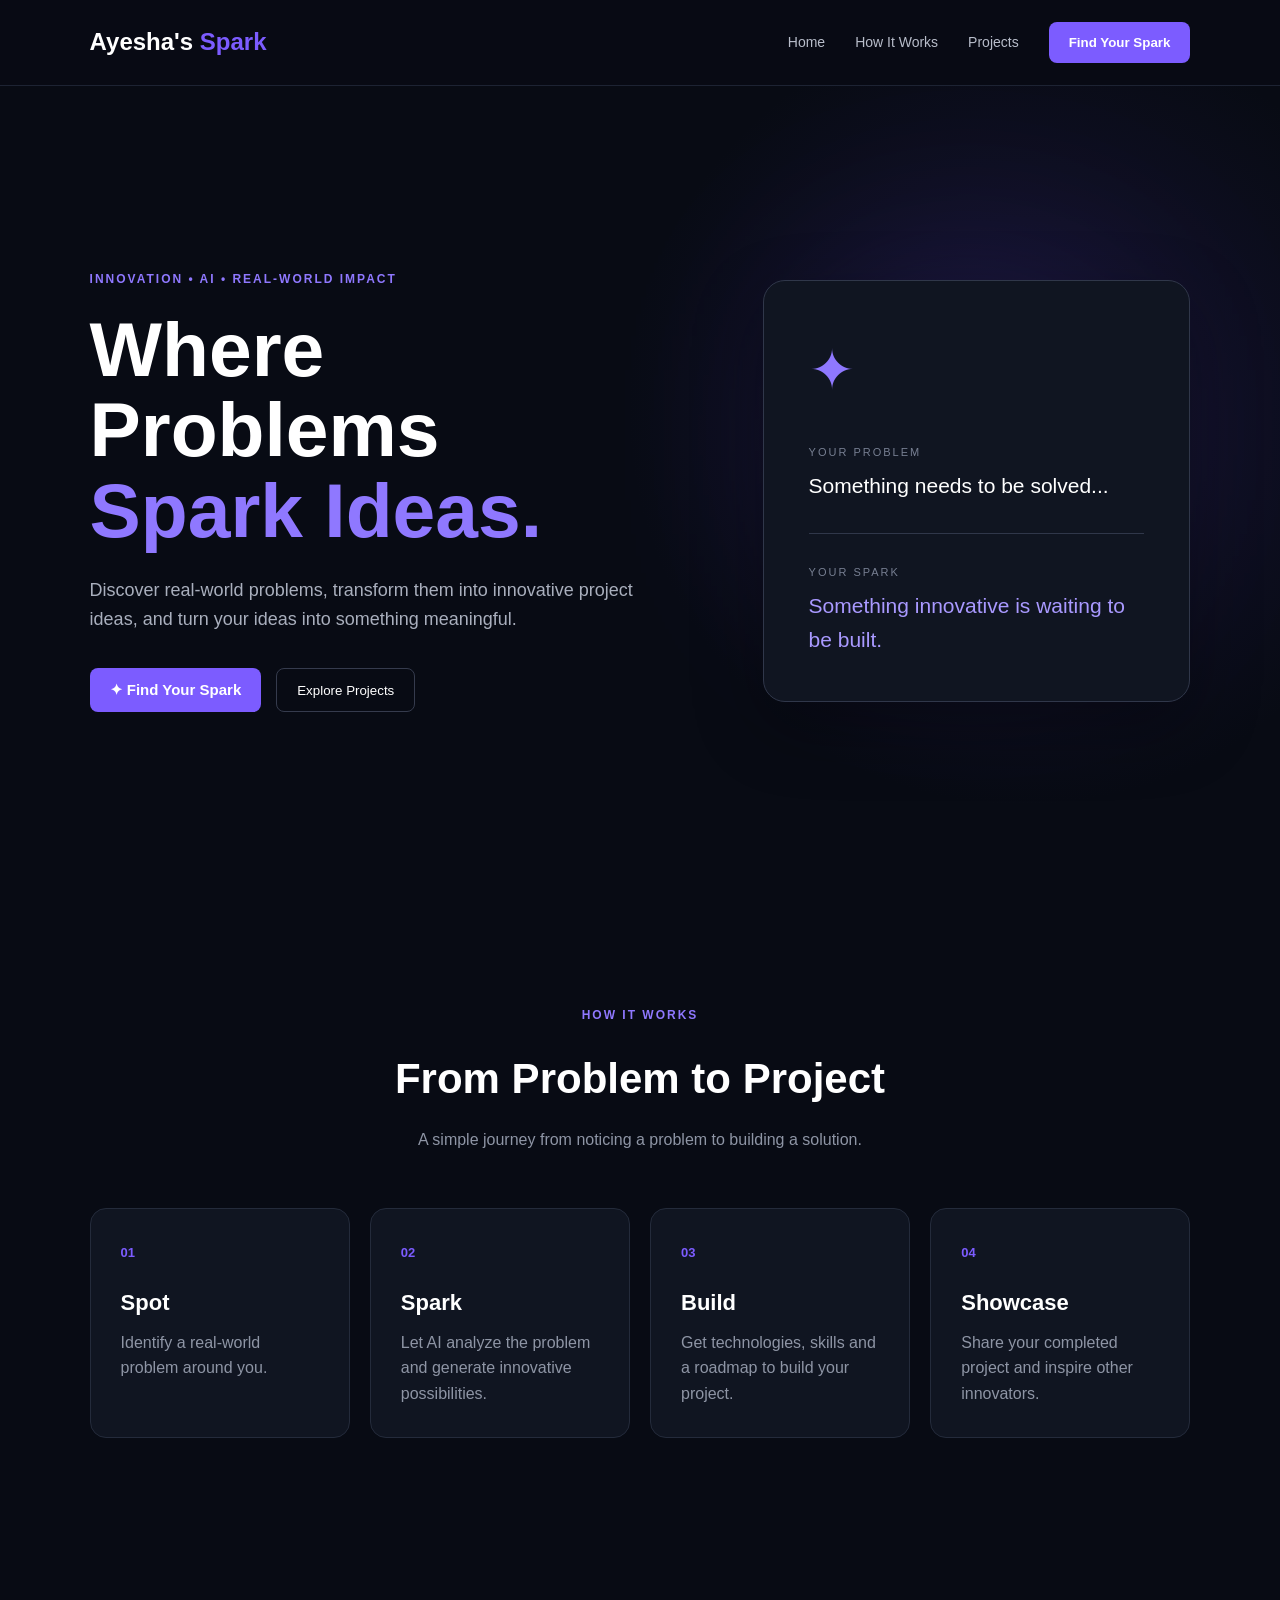
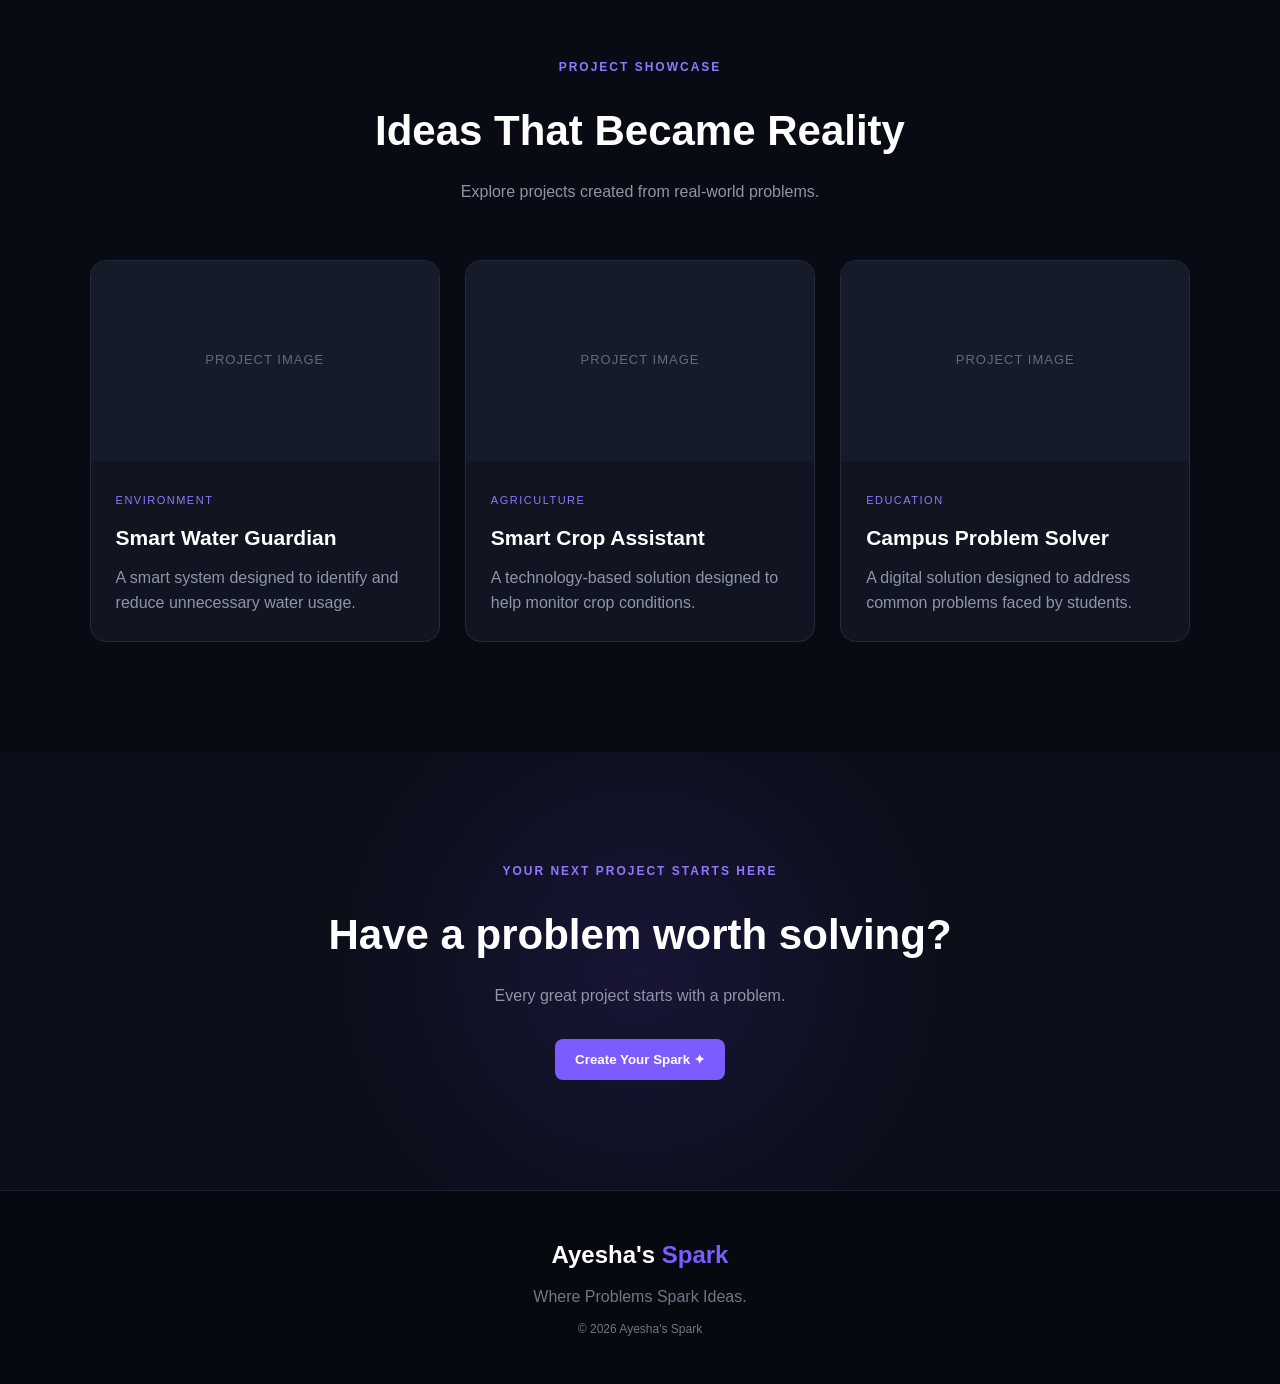
<file: index.html>
<!DOCTYPE html>
<html lang="en">
<head>
    <meta charset="UTF-8">
    <meta name="viewport" content="width=device-width, initial-scale=1.0">

    <title>Ayesha's Spark</title>

    <link rel="stylesheet" href="style.css">
</head>

<body>

    <!-- Navigation Bar -->
    <nav class="navbar">

        <div class="logo">
            Ayesha's <span>Spark</span>
        </div>

        <div class="nav-links">
            <a href="#home">Home</a>
            <a href="#how">How It Works</a>
            <a href="#projects">Projects</a>

            <button onclick="findSpark()">
                Find Your Spark
            </button>
        </div>

    </nav>


    <!-- Hero Section -->
    <section class="hero" id="home">

        <div class="hero-content">

            <p class="tagline">
                INNOVATION • AI • REAL-WORLD IMPACT
            </p>

            <h1>
                Where Problems
                <span>Spark Ideas.</span>
            </h1>

            <p class="hero-description">
                Discover real-world problems, transform them into
                innovative project ideas, and turn your ideas into
                something meaningful.
            </p>

            <div class="hero-buttons">

                <button class="primary-btn" onclick="findSpark()">
                    ✦ Find Your Spark
                </button>

                <button class="secondary-btn" onclick="showProjects()">
                    Explore Projects
                </button>

            </div>

        </div>


        <!-- Right Side Visual -->
        <div class="hero-visual">

            <div class="glow"></div>

            <div class="spark-card">

                <div class="spark-symbol">
                    ✦
                </div>

                <p class="card-label">
                    YOUR PROBLEM
                </p>

                <h3>
                    Something needs to be solved...
                </h3>

                <div class="line"></div>

                <p class="card-label">
                    YOUR SPARK
                </p>

                <h3 class="solution">
                    Something innovative
                    is waiting to be built.
                </h3>

            </div>

        </div>

    </section>


    <!-- How It Works -->
    <section class="how" id="how">

        <p class="section-label">
            HOW IT WORKS
        </p>

        <h2>
            From Problem to Project
        </h2>

        <p class="section-text">
            A simple journey from noticing a problem
            to building a solution.
        </p>


        <div class="steps">

            <div class="step-card">

                <span>01</span>

                <h3>Spot</h3>

                <p>
                    Identify a real-world problem around you.
                </p>

            </div>


            <div class="step-card">

                <span>02</span>

                <h3>Spark</h3>

                <p>
                    Let AI analyze the problem and generate
                    innovative possibilities.
                </p>

            </div>


            <div class="step-card">

                <span>03</span>

                <h3>Build</h3>

                <p>
                    Get technologies, skills and a roadmap
                    to build your project.
                </p>

            </div>


            <div class="step-card">

                <span>04</span>

                <h3>Showcase</h3>

                <p>
                    Share your completed project and inspire
                    other innovators.
                </p>

            </div>

        </div>

    </section>


    <!-- Projects -->
    <section class="projects" id="projects">

        <p class="section-label">
            PROJECT SHOWCASE
        </p>

        <h2>
            Ideas That Became Reality
        </h2>

        <p class="section-text">
            Explore projects created from real-world problems.
        </p>


        <div class="project-grid">

            <div class="project-card">

                <div class="project-image">
                    PROJECT IMAGE
                </div>

                <div class="project-info">

                    <small>
                        ENVIRONMENT
                    </small>

                    <h3>
                        Smart Water Guardian
                    </h3>

                    <p>
                        A smart system designed to identify
                        and reduce unnecessary water usage.
                    </p>

                </div>

            </div>


            <div class="project-card">

                <div class="project-image">
                    PROJECT IMAGE
                </div>

                <div class="project-info">

                    <small>
                        AGRICULTURE
                    </small>

                    <h3>
                        Smart Crop Assistant
                    </h3>

                    <p>
                        A technology-based solution designed
                        to help monitor crop conditions.
                    </p>

                </div>

            </div>


            <div class="project-card">

                <div class="project-image">
                    PROJECT IMAGE
                </div>

                <div class="project-info">

                    <small>
                        EDUCATION
                    </small>

                    <h3>
                        Campus Problem Solver
                    </h3>

                    <p>
                        A digital solution designed to address
                        common problems faced by students.
                    </p>

                </div>

            </div>

        </div>

    </section>


    <!-- Final CTA -->
    <section class="cta">

        <p class="section-label">
            YOUR NEXT PROJECT STARTS HERE
        </p>

        <h2>
            Have a problem worth solving?
        </h2>

        <p>
            Every great project starts with a problem.
        </p>

        <button onclick="findSpark()">
            Create Your Spark ✦
        </button>

    </section>


    <!-- Footer -->
    <footer>

        <div class="logo">
            Ayesha's <span>Spark</span>
        </div>

        <p>
            Where Problems Spark Ideas.
        </p>

        <p class="copyright">
            © 2026 Ayesha's Spark
        </p>

    </footer>


    <script src="script.js"></script>

</body>
</html>
</file>
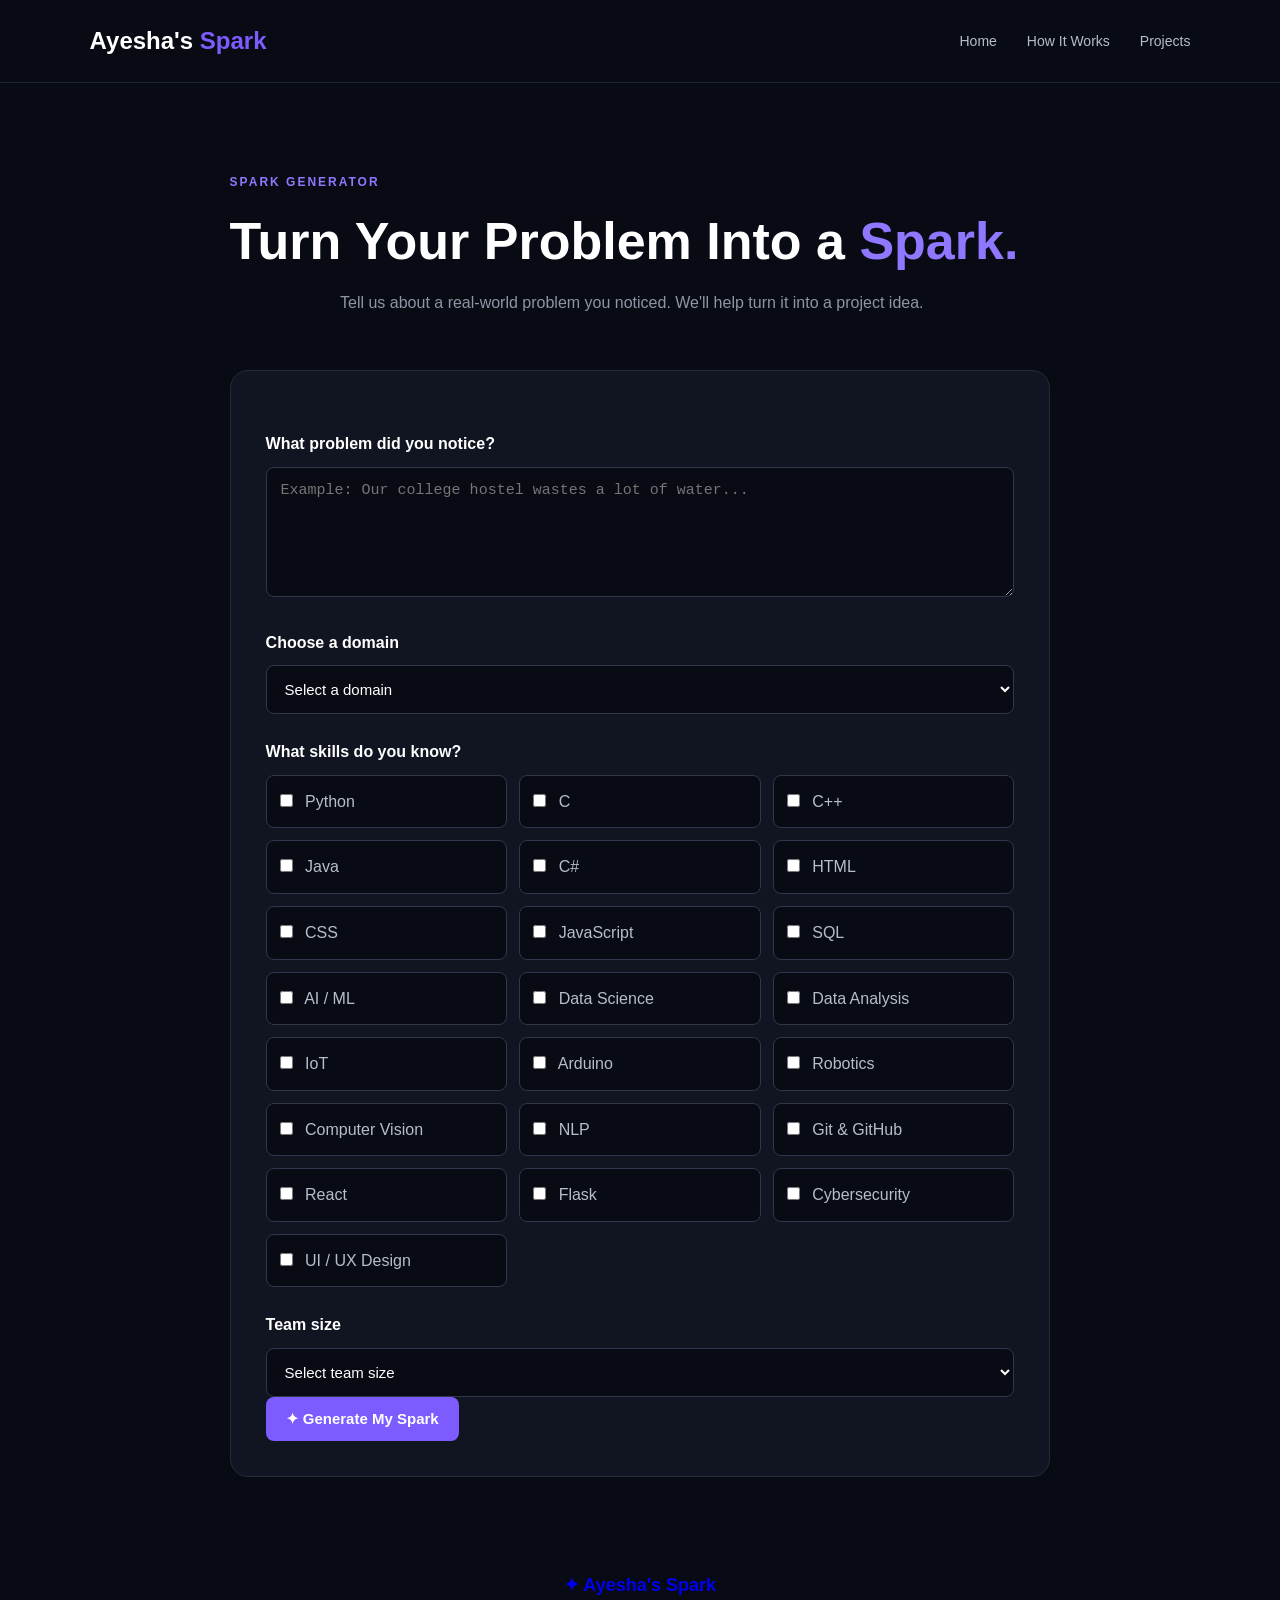
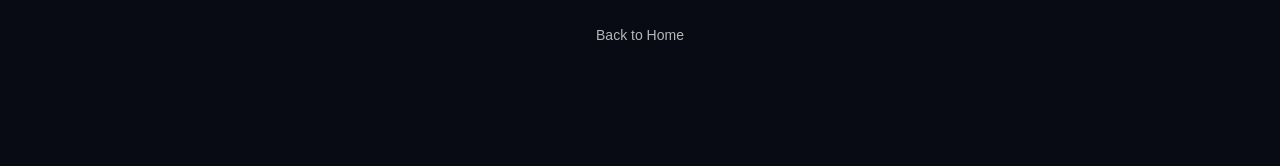
<file: spark.html>
<!DOCTYPE html>
<html lang="en">

<head>
    <meta charset="UTF-8">
    <meta name="viewport" content="width=device-width, initial-scale=1.0">

    <title>Find Your Spark | Ayesha's Spark</title>

    <link rel="stylesheet" href="style.css">
</head>

<body>

    <!-- Navigation -->
    <nav class="navbar">

        <div class="logo">
            Ayesha's <span>Spark</span>
        </div>

        <div class="nav-links">
            <a href="index.html">Home</a>
            <a href="index.html#how">How It Works</a>
            <a href="index.html#projects">Projects</a>
        </div>

    </nav>


    <!-- Spark Generator -->
    <section class="spark-generator">

        <p class="section-label">
            SPARK GENERATOR
        </p>

        <h1>
            Turn Your Problem Into a
            <span>Spark.</span>
        </h1>

        <p class="section-text">
            Tell us about a real-world problem you noticed.
            We'll help turn it into a project idea.
        </p>


        <div class="spark-form">

            <label>
                What problem did you notice?
            </label>

            <textarea
                id="problem"
                placeholder="Example: Our college hostel wastes a lot of water..."
            ></textarea>


            <label>
                Choose a domain
            </label>

            <select id="domain">

                <option value="">Select a domain</option>
                <option>Agriculture</option>
                <option>Healthcare</option>
                <option>Education</option>
                <option>Environment</option>
                <option>Renewable / Sustainable Energy</option>
                <option>Transportation</option>
                <option>Mining</option>
                <option>Water Management</option>
                <option>Space Technology</option>
                <option>Toys & Games</option>
                <option>Disaster Management</option>
                <option>Blockchain & Cybersecurity</option>
                <option>Tourism</option>
                <option>Clean & Green Technology</option>
                <option>Robotics & Drones</option>
                <option>Heritage & Culture</option>
                <option>Fitness & Sports</option>
                <option>Food & Nutrition</option>
                <option>Dairy & Livestock</option>
                <option>Aquaculture</option>
                <option>Business</option>
                <option>Finance</option>
                <option>Social & Community</option>
                <option>Science & Research</option>
                <option>Other</option>




            </select>

<label>
    What skills do you know?
</label>

<div class="skills-grid">

    <label class="skill-option">
        <input type="checkbox" value="Python">
        Python
    </label>

    <label class="skill-option">
        <input type="checkbox" value="C">
        C
    </label>

    <label class="skill-option">
        <input type="checkbox" value="C++">
        C++
    </label>

    <label class="skill-option">
        <input type="checkbox" value="Java">
        Java
    </label>

    <label class="skill-option">
        <input type="checkbox" value="C#">
        C#
    </label>

    <label class="skill-option">
        <input type="checkbox" value="HTML">
        HTML
    </label>

    <label class="skill-option">
        <input type="checkbox" value="CSS">
        CSS
    </label>

    <label class="skill-option">
        <input type="checkbox" value="JavaScript">
        JavaScript
    </label>

    <label class="skill-option">
        <input type="checkbox" value="SQL">
        SQL
    </label>

    <label class="skill-option">
        <input type="checkbox" value="AI/ML">
        AI / ML
    </label>

    <label class="skill-option">
        <input type="checkbox" value="Data Science">
        Data Science
    </label>

    <label class="skill-option">
        <input type="checkbox" value="Data Analysis">
        Data Analysis
    </label>

    <label class="skill-option">
        <input type="checkbox" value="IoT">
        IoT
    </label>

    <label class="skill-option">
        <input type="checkbox" value="Arduino">
        Arduino
    </label>

    <label class="skill-option">
        <input type="checkbox" value="Robotics">
        Robotics
    </label>

    <label class="skill-option">
        <input type="checkbox" value="Computer Vision">
        Computer Vision
    </label>

    <label class="skill-option">
        <input type="checkbox" value="NLP">
        NLP
    </label>

    <label class="skill-option">
        <input type="checkbox" value="Git & GitHub">
        Git & GitHub
    </label>

    <label class="skill-option">
        <input type="checkbox" value="React">
        React
    </label>

    <label class="skill-option">
        <input type="checkbox" value="Flask">
        Flask
    </label>

    <label class="skill-option">
        <input type="checkbox" value="Cybersecurity">
        Cybersecurity
    </label>

    <label class="skill-option">
        <input type="checkbox" value="UI/UX Design">
        UI / UX Design
    </label>

</div>
            

            <label>
                Team size
            </label>

            <select id="team">

                <option value="">Select team size</option>
                <option>1</option>
                <option>2</option>
                <option>3</option>
                <option>4+</option>

            </select>


            <button
                class="primary-btn"
                onclick="generateSpark()"
            >
                ✦ Generate My Spark
            </button>

        </div>

        <!-- Result -->
<div id="result" class="spark-result" style="display: none;">

    <p class="section-label">
        YOUR SPARKS
    </p>

    <h2>We Found Some Possibilities ✦</h2>

    <p class="result-intro">
        Based on your problem and chosen domain, here are some
        project directions you can explore.
    </p>


    <!-- Spark 1 -->
    <div class="spark-option recommended">

        <span class="recommended-label">
            ⭐ RECOMMENDED
        </span>

        <h3 id="projectName"></h3>

        <p id="projectDescription"></p>

        <h4>Recommended Technologies</h4>

        <p id="technologies"></p>

    </div>


    <!-- Spark 2 -->
    <div class="spark-option">

        <span class="spark-number">
            SPARK 02
        </span>

        <h3 id="projectName2"></h3>

        <p id="projectDescription2"></p>

        <h4>Technologies</h4>

        <p id="technologies2"></p>

    </div>


    <!-- Spark 3 -->
    <div class="spark-option">

        <span class="spark-number">
            SPARK 03
        </span>

        <h3 id="projectName3"></h3>

        <p id="projectDescription3"></p>

        <h4>Technologies</h4>

        <p id="technologies3"></p>

    </div>


    <!-- Roadmap -->
    <div class="roadmap-box">

        <h3>Project Roadmap</h3>

        <p id="roadmap"></p>

    </div>
<!-- EXTRA PROJECT DETAILS -->

<div class="project-details">

    <div class="detail-card">
        <h3>🧠 Skills to Learn</h3>
        <p id="skillsToLearn">
            Python, AI/ML, IoT and Data Analysis
        </p>
    </div>

    <div class="detail-card">
        <h3>🧩 Project Modules</h3>
        <p id="projectModules">
            Problem Analysis → Sensors → Data Collection → AI Model → Dashboard
        </p>
    </div>

    <div class="detail-card">
        <h3>📊 Difficulty Level</h3>
        <p id="difficulty">
            Intermediate
        </p>
    </div>

    <div class="detail-card">
        <h3>⏱️ Estimated Time</h3>
        <p id="estimatedTime">
            4–6 Weeks
        </p>
    </div>

</div>
</div>
<div class="home-return">
    <a href="index.html" class="spark-home-btn">✦ Ayesha's Spark</a>
    <p>Back to Home</p>
</div>


    </section>


    <script src="script.js"></script>

</body>

</html>
</file>
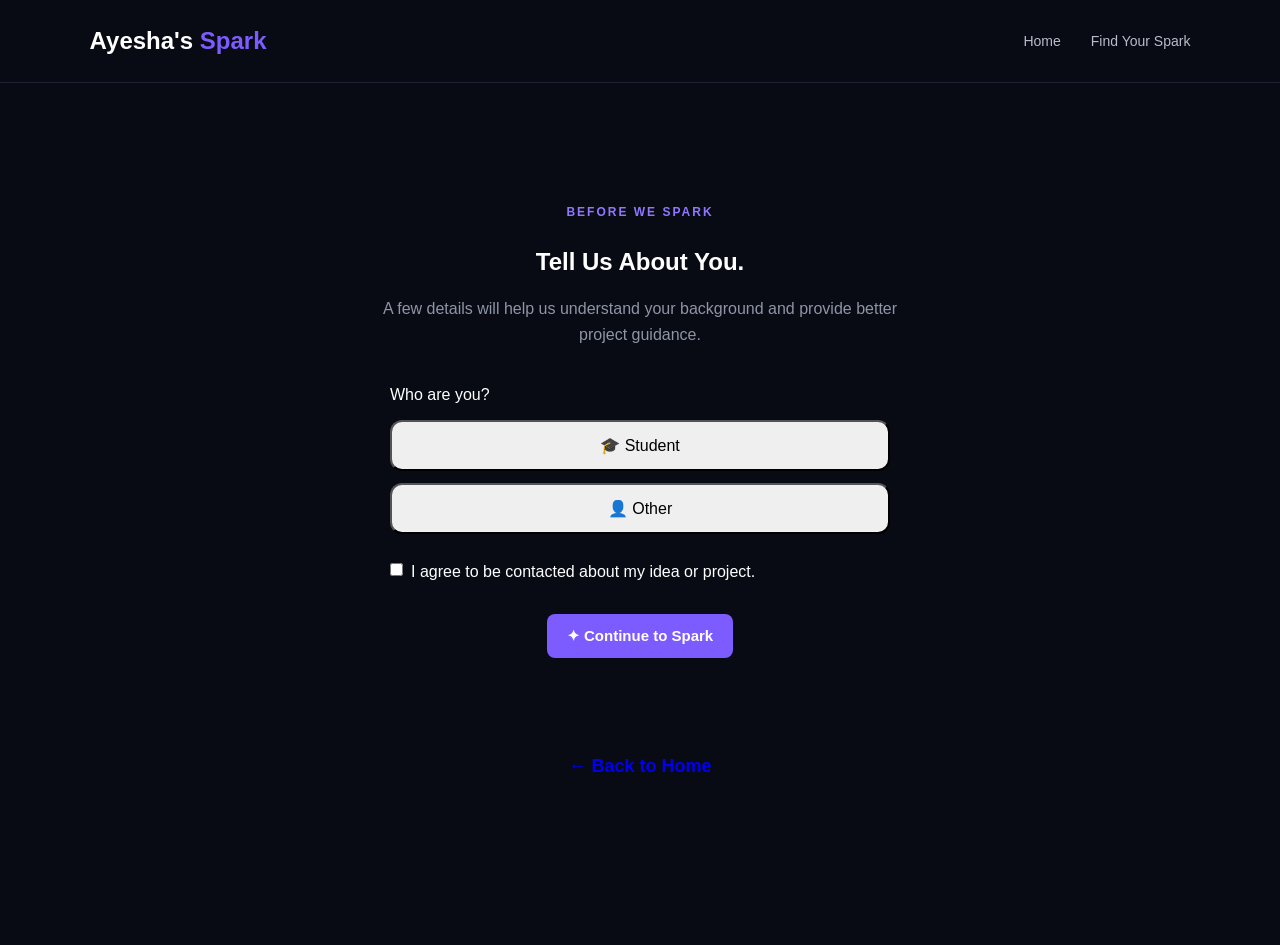
<file: user-info.html>
<!DOCTYPE html>
<html lang="en">

<head>
    <meta charset="UTF-8">
    <meta name="viewport" content="width=device-width, initial-scale=1.0">

    <title>Tell Us About You | Ayesha's Spark</title>

    <link rel="stylesheet" href="style.css">
</head>

<body>

    <!-- NAVBAR -->
    <nav class="navbar">

        <div class="logo">
            Ayesha's <span>Spark</span>
        </div>

        <div class="nav-links">
            <a href="index.html">Home</a>
            <a href="spark.html">Find Your Spark</a>
        </div>

    </nav>


    <!-- USER INFORMATION -->
    <section class="user-info-page">

        <p class="section-label">BEFORE WE SPARK</p>

        <h1>
            Tell Us About <span>You.</span>
        </h1>

        <p class="section-text">
            A few details will help us understand your background
            and provide better project guidance.
        </p>


        <div class="user-info-form">

            <label>Who are you?</label>

            <div class="user-type-buttons">

                <button type="button" onclick="showStudent()">
                    🎓 Student
                </button>

                <button type="button" onclick="showOther()">
                    👤 Other
                </button>

            </div>


            <!-- STUDENT FIELDS -->

            <div id="studentFields" style="display: none;">

                <label>First Name</label>
                <input type="text" id="studentName"
                    placeholder="Enter your first name">

                <label>College Name</label>
                <input type="text" id="collegeName"
                    placeholder="Enter your college name">

                <label>Course / Program</label>
                <input type="text" id="course"
                    placeholder="Example: B.Tech">

                <label>Year</label>

                <select id="studyYear">
                    <option value="">Select year</option>
                    <option>1st Year</option>
                    <option>2nd Year</option>
                    <option>3rd Year</option>
                    <option>4th Year</option>
                </select>

                <label>Branch</label>

                <input type="text" id="branch"
                    placeholder="Example: CSE-AIML">

                <label>Email</label>

                <input type="email" id="studentEmail"
                    placeholder="Enter your email">

                <label>What are you looking for?</label>

                <select id="studentPurpose">

                    <option value="">Select purpose</option>
                    <option>Academic Project</option>
                    <option>Mini Project</option>
                    <option>Major Project</option>
                    <option>Hackathon</option>
                    <option>Innovation Idea</option>
                    <option>Learning</option>
                    <option>Other</option>

                </select>

            </div>


            <!-- OTHER FIELDS -->

            <div id="otherFields" style="display: none;">

                <label>First Name</label>

                <input type="text" id="otherFirstName"
                    placeholder="Enter your first name">

                <label>Last Name</label>

                <input type="text" id="otherLastName"
                    placeholder="Enter your last name">

                <label>Phone Number</label>

                <input type="tel" id="otherPhone"
                    placeholder="Enter your phone number">

                <label>Email <span>(Optional)</span></label>

                <input type="email" id="otherEmail"
                    placeholder="Enter your email">

                <label>What are you looking for?</label>

                <select id="otherPurpose">

                    <option value="">Select purpose</option>
                    <option>Project Idea</option>
                    <option>Business Idea</option>
                    <option>Technical Help</option>
                    <option>Innovation</option>
                    <option>Learning</option>
                    <option>Other</option>

                </select>

            </div>


            <!-- CONSENT -->

            <label class="consent-option">

                <input type="checkbox" id="contactConsent">

                I agree to be contacted about my idea or project.

            </label>


            <button
                type="button"
                class="primary-btn"
                onclick="submitUserInfo()">

                ✦ Continue to Spark

            </button>

        </div>
<div class="home-return">
    <a href="index.html" class="spark-home-btn">← Back to Home</a>
</div>
    </section>


    <script>

        function showStudent() {

            document.getElementById("studentFields").style.display = "block";
            document.getElementById("otherFields").style.display = "none";

        }


        function showOther() {

            document.getElementById("otherFields").style.display = "block";
            document.getElementById("studentFields").style.display = "none";

        }


        function submitUserInfo() {

            const consent =
                document.getElementById("contactConsent").checked;

            if (!consent) {

                alert("Please agree to be contacted before continuing.");

                return;

            }

            window.location.href = "spark.html";

        }

    </script>

</body>

</html>
</file>
<file: style.css>
* {
    margin: 0;
    padding: 0;
    box-sizing: border-box;
}

html {
    scroll-behavior: smooth;
}

body {
    font-family: Arial, sans-serif;
    background: #080b14;
    color: #ffffff;
    line-height: 1.6;
}

/* NAVBAR */

.navbar {
    width: 100%;
    padding: 22px 7%;
    display: flex;
    justify-content: space-between;
    align-items: center;
    border-bottom: 1px solid #1d2333;
    background: rgba(8, 11, 20, 0.9);
}

.logo {
    font-size: 24px;
    font-weight: bold;
}

.logo span {
    color: #7c5cff;
}

.nav-links {
    display: flex;
    align-items: center;
    gap: 30px;
}

.nav-links a {
    color: #b8bdca;
    text-decoration: none;
    font-size: 14px;
}

.nav-links a:hover {
    color: #ffffff;
}

.nav-links button,
.primary-btn,
.cta button {
    border: none;
    padding: 13px 20px;
    border-radius: 8px;
    background: #7c5cff;
    color: white;
    font-weight: bold;
    cursor: pointer;
}

.nav-links button:hover,
.primary-btn:hover,
.cta button:hover {
    transform: translateY(-2px);
}


/* HERO */

.hero {
    min-height: 90vh;
    padding: 100px 7%;
    display: flex;
    justify-content: space-between;
    align-items: center;
    gap: 70px;
    background:
        radial-gradient(circle at 80% 40%, #30226b55, transparent 35%),
        #080b14;
}

.hero-content {
    max-width: 650px;
}

.tagline,
.section-label {
    color: #8f78ff;
    font-size: 12px;
    font-weight: bold;
    letter-spacing: 2px;
    margin-bottom: 20px;
}

.hero h1 {
    font-size: clamp(48px, 6vw, 78px);
    line-height: 1.05;
    margin-bottom: 25px;
}

.hero h1 span {
    display: block;
    color: #8f78ff;
}

.hero-description {
    color: #a9afbd;
    font-size: 18px;
    max-width: 570px;
    margin-bottom: 35px;
}

.hero-buttons {
    display: flex;
    gap: 15px;
}

.primary-btn {
    font-size: 15px;
}

.secondary-btn {
    padding: 13px 20px;
    border-radius: 8px;
    background: transparent;
    border: 1px solid #353b4d;
    color: white;
    cursor: pointer;
}

.secondary-btn:hover {
    border-color: #8f78ff;
}


/* HERO VISUAL */

.hero-visual {
    position: relative;
    width: 430px;
    min-width: 350px;
}

.glow {
    position: absolute;
    width: 250px;
    height: 250px;
    background: #6d52ff;
    filter: blur(120px);
    opacity: 0.25;
    top: 30px;
    left: 80px;
}

.spark-card {
    position: relative;
    padding: 45px;
    border: 1px solid #30374a;
    border-radius: 22px;
    background: #101521;
    box-shadow: 0 25px 70px #00000055;
}

.spark-symbol {
    font-size: 55px;
    color: #8f78ff;
    margin-bottom: 30px;
}

.card-label {
    color: #777f92;
    font-size: 11px;
    letter-spacing: 2px;
    margin-bottom: 8px;
}

.spark-card h3 {
    font-size: 21px;
    font-weight: 500;
}

.line {
    height: 1px;
    background: #30374a;
    margin: 30px 0;
}

.solution {
    color: #a999ff;
}


/* HOW IT WORKS */

.how,
.projects {
    padding: 110px 7%;
    max-width: 1400px;
    margin: auto;
}

.how {
    text-align: center;
}

.how h2,
.projects h2,
.cta h2 {
    font-size: 42px;
    margin-bottom: 15px;
}

.section-text {
    color: #8e95a5;
    max-width: 600px;
    margin: 0 auto 55px;
}

.steps {
    display: grid;
    grid-template-columns: repeat(4, 1fr);
    gap: 20px;
    text-align: left;
}

.step-card {
    padding: 30px;
    background: #101521;
    border: 1px solid #242b3b;
    border-radius: 16px;
}

.step-card:hover {
    border-color: #6f5bdb;
    transform: translateY(-5px);
    transition: 0.3s;
}

.step-card span {
    color: #7c5cff;
    font-size: 13px;
    font-weight: bold;
}

.step-card h3 {
    margin: 20px 0 10px;
    font-size: 22px;
}

.step-card p {
    color: #8e95a5;
}


/* PROJECTS */

.projects {
    text-align: center;
}

.project-grid {
    display: grid;
    grid-template-columns: repeat(3, 1fr);
    gap: 25px;
    text-align: left;
}

.project-card {
    background: #101521;
    border: 1px solid #242b3b;
    border-radius: 16px;
    overflow: hidden;
}

.project-card:hover {
    transform: translateY(-5px);
    transition: 0.3s;
}

.project-image {
    height: 200px;
    display: flex;
    justify-content: center;
    align-items: center;
    background: #151b29;
    color: #626a7d;
    font-size: 13px;
    letter-spacing: 1px;
}

.project-info {
    padding: 25px;
}

.project-info small {
    color: #8f78ff;
    font-size: 11px;
    letter-spacing: 1.5px;
}

.project-info h3 {
    margin: 10px 0;
    font-size: 21px;
}

.project-info p {
    color: #8e95a5;
}


/* CTA */

.cta {
    padding: 110px 20px;
    text-align: center;
    background:
        radial-gradient(circle, #30226b55, transparent 45%),
        #0b0f1a;
}

.cta h2 {
    margin-top: 10px;
}

.cta p:not(.section-label) {
    color: #8e95a5;
    margin-bottom: 30px;
}


/* FOOTER */

footer {
    text-align: center;
    padding: 45px 20px;
    border-top: 1px solid #1d2333;
    background: #070910;
}

footer p {
    color: #707789;
    margin-top: 10px;
}

.copyright {
    font-size: 12px;
}


/* MOBILE */

@media (max-width: 850px) {

    .nav-links a {
        display: none;
    }

    .hero {
        flex-direction: column;
        text-align: center;
        padding-top: 70px;
    }

    .hero-description {
        margin-left: auto;
        margin-right: auto;
    }

    .hero-buttons {
        justify-content: center;
        flex-wrap: wrap;
    }

    .hero-visual {
        width: 100%;
        max-width: 430px;
        min-width: 0;
    }

    .steps {
        grid-template-columns: 1fr;
    }

    .project-grid {
        grid-template-columns: 1fr;
    }

    .how h2,
    .projects h2,
    .cta h2 {
        font-size: 32px;
    }
}
/* SPARK GENERATOR */

.spark-generator {
    min-height: 100vh;
    padding: 90px 7%;
    max-width: 1000px;
    margin: auto;
}

.spark-generator h1 {
    font-size: 52px;
    line-height: 1.1;
    margin-bottom: 20px;
}

.spark-generator h1 span {
    color: #8f78ff;
}

.spark-form {
    margin-top: 40px;
    padding: 35px;
    background: #101521;
    border: 1px solid #242b3b;
    border-radius: 18px;
}

.spark-form > label {
    display: block;
    margin-top: 25px;
    margin-bottom: 10px;
    font-weight: bold;
}

.spark-form textarea,
.spark-form select {
    width: 100%;
    padding: 14px;
    background: #080b14;
    border: 1px solid #30374a;
    border-radius: 8px;
    color: white;
    font-size: 15px;
}

.spark-form textarea {
    height: 130px;
    resize: vertical;
}


/* SKILLS */

.skills-grid {
    display: grid;
    grid-template-columns: repeat(3, 1fr);
    gap: 12px;
}

.skill-option {
    padding: 13px;
    background: #080b14;
    border: 1px solid #30374a;
    border-radius: 8px;
    cursor: pointer;
    color: #b8bdca;
}

.skill-option:hover {
    border-color: #8f78ff;
    color: white;
}

.skill-option input {
    margin-right: 8px;
}


/* RESULT */

.spark-result {
    margin-top: 40px;
    padding: 35px;
    background: #101521;
    border: 1px solid #6f5bdb;
    border-radius: 18px;
}

.spark-result h2 {
    font-size: 32px;
    margin-bottom: 15px;
}

.spark-result h3 {
    margin-top: 25px;
    margin-bottom: 8px;
    color: #a999ff;
}

.spark-result p {
    color: #a9afbd;
}


/* MOBILE */

@media (max-width: 700px) {

    .spark-generator h1 {
        font-size: 38px;
    }

    .skills-grid {
        grid-template-columns: repeat(2, 1fr);
    }
}
.home-return {
    text-align: center;
    margin-top: 50px;
    padding: 30px 0;
}

.spark-home-btn {
    display: inline-block;
    padding: 14px 30px;
    border-radius: 30px;
    text-decoration: none;
    font-size: 18px;
    font-weight: 700;
    transition: 0.3s;
}

.spark-home-btn:hover {
    transform: translateY(-3px);
}

.home-return p {
    margin-top: 10px;
    font-size: 14px;
    opacity: 0.7;
}
/* USER INFORMATION PAGE */

.user-info-page {
    max-width: 650px;
    margin: 80px auto;
    padding: 40px 25px;
    text-align: center;
}

.user-info-page .section-text {
    margin: 15px auto 35px;
    max-width: 550px;
}

.user-info-form {
    width: 100%;
    max-width: 500px;
    margin: 0 auto;
    text-align: left;
}

.user-info-form > label {
    display: block;
    margin-top: 22px;
    margin-bottom: 8px;
}

.user-type-buttons {
    display: flex;
    flex-direction: column;
    gap: 12px;
    margin-top: 12px;
}

.user-type-buttons button {
    width: 100%;
    padding: 14px;
    border-radius: 12px;
    cursor: pointer;
    font-size: 16px;
}

.user-info-form input,
.user-info-form select,
.user-info-form textarea {
    width: 100%;
    box-sizing: border-box;
    padding: 13px;
    border-radius: 10px;
    margin-bottom: 5px;
}

.consent-option {
    display: flex !important;
    align-items: center;
    gap: 8px;
    margin-top: 25px !important;
}

.consent-option input {
    width: auto !important;
}

.user-info-form .primary-btn {
    display: block;
    margin: 30px auto 0;
}
</file>
